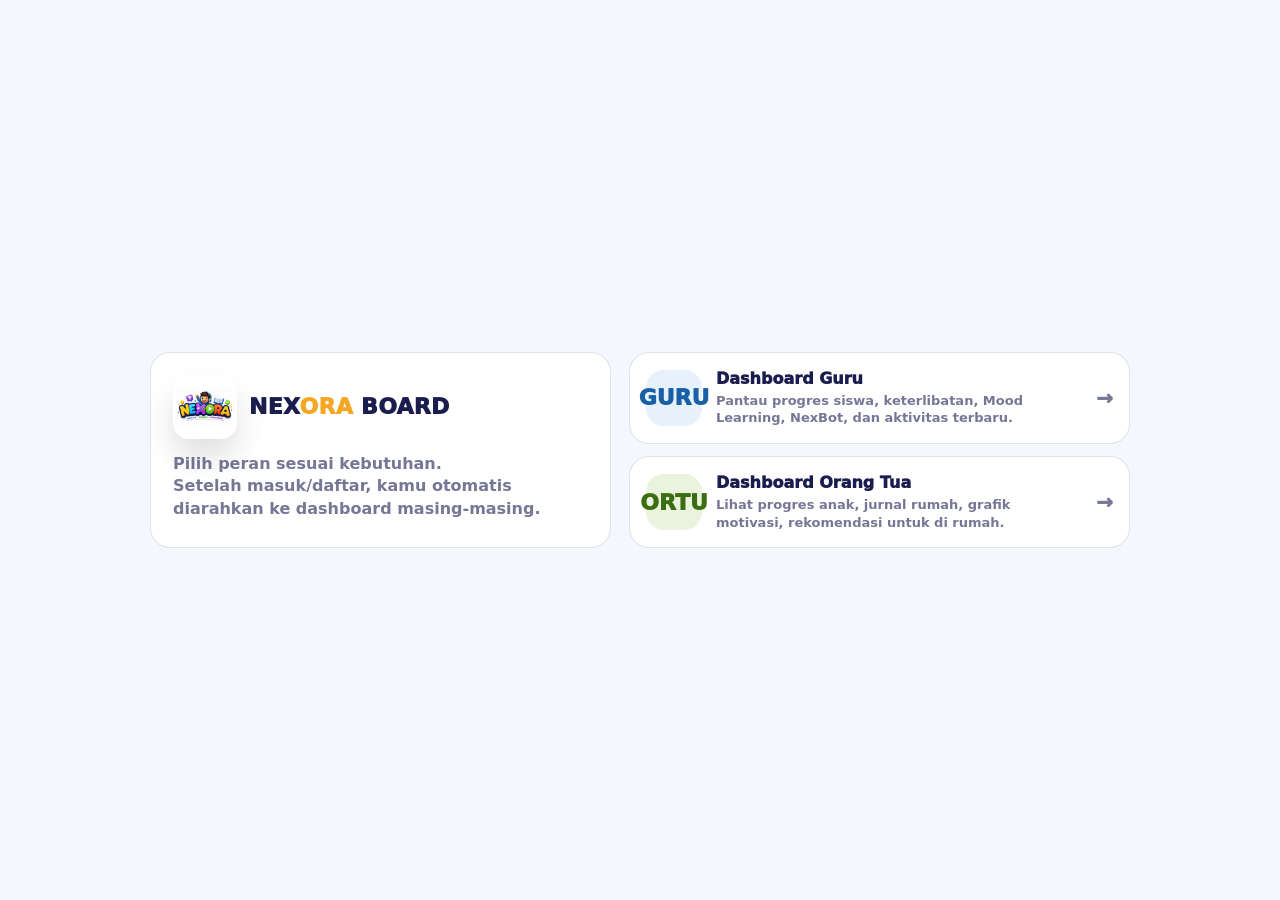
<file: index.html>
<!doctype html>
<html lang="id">
<head>
  <meta charset="UTF-8" />
  <meta name="viewport" content="width=device-width, initial-scale=1.0" />
  <title>NEXORA — Pilih Role</title>
  <style>
    :root{
      --bg:#F5F7FF;
      --card:#fff;
      --border:rgba(25,29,78,0.12);
      --text:#1a1d4e;
      --muted:rgba(26,29,78,0.60);
      --accent:#f5a623;
    }
    *{box-sizing:border-box;margin:0;padding:0}
    body{font-family:ui-sans-serif,system-ui,-apple-system,Segoe UI,Roboto,Helvetica,Arial;background:var(--bg);color:var(--text);}
    .wrap{min-height:100vh;display:flex;align-items:center;justify-content:center;padding:24px;}
    .shell{width:min(980px,100%);display:flex;gap:18px;flex-wrap:wrap;align-items:stretch;}
    .brand{flex:1 1 380px;background:var(--card);border:1px solid var(--border);border-radius:20px;padding:22px;display:flex;flex-direction:column;gap:14px;}
    .brand-top{display:flex;align-items:center;gap:12px;}
    .logo{width:64px;height:64px;border-radius:16px;object-fit:contain;background:#fff;box-shadow:0 18px 30px rgba(0,0,0,0.12);padding:2px}
    .title{font-size:22px;font-weight:1000;letter-spacing:.3px}
    .title span{color:var(--accent)}
    .sub{color:var(--muted);font-weight:800;line-height:1.4}

    .pick{flex:1 1 420px;display:flex;flex-direction:column;gap:12px;}
    .card{background:var(--card);border:1px solid var(--border);border-radius:20px;padding:16px;display:flex;gap:14px;align-items:center;cursor:pointer;transition:transform .14s ease, box-shadow .14s ease;}
    .card:hover{transform:translateY(-3px);box-shadow:0 14px 40px rgba(26,29,78,0.10)}
    .card .ic{width:56px;height:56px;border-radius:18px;display:flex;align-items:center;justify-content:center;font-size:22px;font-weight:1000;}
    .card.g .ic{background:#E6F1FB;color:#185FA5}
    .card.o .ic{background:#EAF3DE;color:#3B6D11}
    .card .meta{flex:1}
    .card .h{font-size:16px;font-weight:1000}
    .card .p{margin-top:4px;color:var(--muted);font-weight:800;font-size:13px;line-height:1.35}
    .arrow{font-size:20px;color:var(--muted);font-weight:1000}

    .hint{margin-top:2px;color:var(--muted);font-weight:800;font-size:12px}
  </style>
</head>
<body>
  <div class="wrap">
    <div class="shell">
      <div class="brand">
        <div class="brand-top">
          <img class="logo" src="img/NEXORA_LOGO.jpeg" alt="NEXORA" />
          <div>
            <div class="title">NEX<span>ORA</span> BOARD</div>
          </div>
        </div>
        <div class="sub">
          Pilih peran sesuai kebutuhan.
          <br />
          Setelah masuk/daftar, kamu otomatis diarahkan ke dashboard masing-masing.
        </div>
      </div>

      <div class="pick">
        <a class="card g" href="auth.html?role=guru" style="text-decoration:none;color:inherit" aria-label="Masuk sebagai Guru">
<div class="ic">GURU</div>
          <div class="meta">
            <div class="h">Dashboard Guru</div>
            <div class="p">Pantau progres siswa, keterlibatan, Mood Learning, NexBot, dan aktivitas terbaru.</div>
          </div>
          <div class="arrow">→</div>
        </a>

        <a class="card o" href="auth.html?role=ortu" style="text-decoration:none;color:inherit" aria-label="Masuk sebagai Orang Tua">
<div class="ic">ORTU</div>
          <div class="meta">
            <div class="h">Dashboard Orang Tua</div>
            <div class="p">Lihat progres anak, jurnal rumah, grafik motivasi, rekomendasi untuk di rumah.</div>
          </div>
          <div class="arrow">→</div>
        </a>

      </div>
    </div>
  </div>
</body>
</html>
</file>
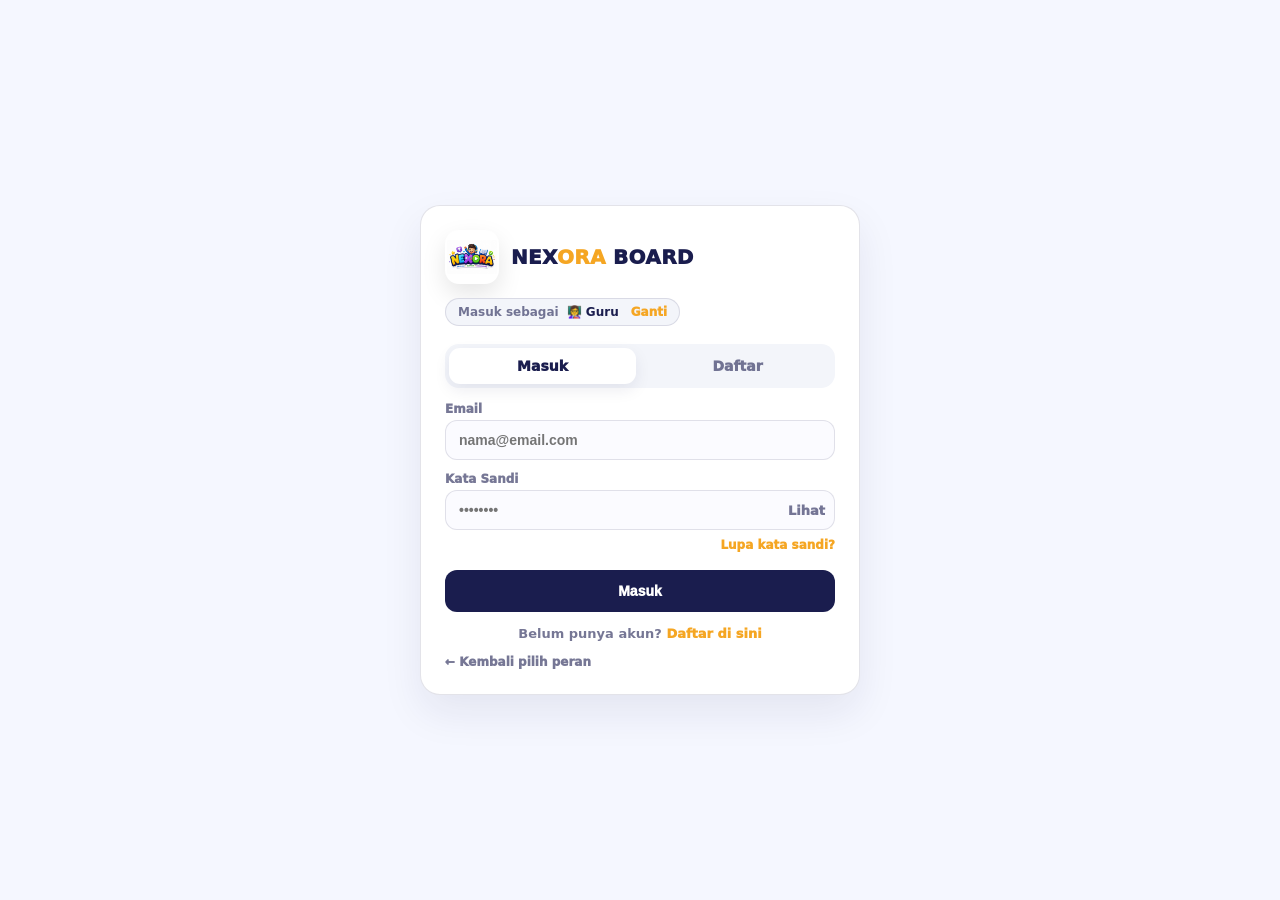
<file: auth.html>
<!doctype html>
<html lang="id">
<head>
<meta charset="UTF-8" />
<meta name="viewport" content="width=device-width, initial-scale=1.0" />
<title>NEXORA — Masuk / Daftar</title>
<style>
  :root{
    --bg:#F5F7FF;
    --card:#fff;
    --border:rgba(25,29,78,0.12);
    --text:#1a1d4e;
    --muted:rgba(26,29,78,0.60);
    --accent:#f5a623;
  }
  *{box-sizing:border-box;margin:0;padding:0}
  body{font-family:ui-sans-serif,system-ui,-apple-system,Segoe UI,Roboto,Helvetica,Arial;background:var(--bg);color:var(--text);}
  .wrap{min-height:100vh;display:flex;align-items:center;justify-content:center;padding:24px;}
  .shell{width:min(440px,100%);background:var(--card);border:1px solid var(--border);border-radius:20px;padding:24px;box-shadow:0 18px 40px rgba(26,29,78,0.08);}
  .brand{display:flex;align-items:center;gap:12px;margin-bottom:6px;}
  .logo{width:54px;height:54px;border-radius:14px;object-fit:contain;background:#fff;padding:2px;box-shadow:0 10px 24px rgba(0,0,0,0.10)}
  .title{font-size:20px;font-weight:1000;letter-spacing:.3px}
  .title span{color:var(--accent)}
  .role-tag{margin-top:8px;display:inline-flex;align-items:center;gap:8px;background:#F3F5FA;border:1px solid var(--border);border-radius:999px;padding:6px 12px;font-size:12px;font-weight:800;color:var(--muted)}
  .role-tag b{color:var(--text)}
  .role-tag a{color:var(--accent);text-decoration:none;font-weight:1000;margin-left:4px}

  .tabs{display:flex;gap:8px;margin:18px 0 14px;background:#F3F5FA;border-radius:14px;padding:4px;}
  .tab{flex:1;text-align:center;padding:10px;border-radius:11px;font-weight:1000;font-size:14px;cursor:pointer;color:var(--muted);transition:all .15s;}
  .tab.active{background:#fff;color:var(--text);box-shadow:0 6px 16px rgba(26,29,78,0.08)}

  form{display:none;flex-direction:column;gap:12px;}
  form.active{display:flex;}
  label{font-size:12px;font-weight:1000;color:var(--muted);margin-bottom:4px;display:block}
  .field{display:flex;flex-direction:column;}
  input,select{border:1px solid var(--border);border-radius:12px;padding:11px 13px;font-size:14px;font-weight:700;color:var(--text);background:#fbfbff;outline:none;transition:border-color .15s}
  input:focus,select:focus{border-color:var(--accent)}
  .pwd-wrap{position:relative}
  .pwd-wrap input{width:100%;padding-right:42px}
  .pwd-toggle{position:absolute;right:10px;top:50%;transform:translateY(-50%);cursor:pointer;font-size:13px;font-weight:1000;color:var(--muted);user-select:none}

  .row-between{display:flex;justify-content:flex-end;margin-top:-4px}
  .row-between a{font-size:12px;font-weight:1000;color:var(--accent);text-decoration:none}

  .btn{margin-top:6px;background:var(--text);color:#fff;border:none;border-radius:12px;padding:13px;font-size:14px;font-weight:1000;cursor:pointer;transition:transform .12s ease, opacity .12s;}
  .btn:hover{opacity:.92}
  .btn:active{transform:translateY(1px)}
  .btn.accent{background:var(--accent);color:var(--text)}

  .error{display:none;background:#FDECEC;border:1px solid #F5C2C2;color:#B42318;font-size:12.5px;font-weight:800;border-radius:10px;padding:9px 12px;}
  .error.show{display:block}
  .success{display:none;background:#EAF7EE;border:1px solid #BFE6CB;color:#1E7A3D;font-size:12.5px;font-weight:800;border-radius:10px;padding:9px 12px;}
  .success.show{display:block}

  .switch-line{margin-top:14px;text-align:center;font-size:13px;color:var(--muted);font-weight:800}
  .switch-line a{color:var(--accent);font-weight:1000;text-decoration:none;cursor:pointer}

  .back{display:inline-flex;align-items:center;gap:6px;font-size:12px;font-weight:1000;color:var(--muted);text-decoration:none;margin-top:14px}
</style>
</head>
<body>
  <div class="wrap">
    <div class="shell">
      <div class="brand">
        <img class="logo" src="img/NEXORA_LOGO.jpeg" alt="NEXORA" />
        <div>
          <div class="title">NEX<span>ORA</span> BOARD</div>
        </div>
      </div>
      <div class="role-tag" id="roleTag">
        Masuk sebagai <b id="roleLabel">-</b>
        <a href="index.html">Ganti</a>
      </div>

      <div class="tabs">
        <div class="tab active" id="tabLogin" onclick="switchTab('login')">Masuk</div>
        <div class="tab" id="tabSignup" onclick="switchTab('signup')">Daftar</div>
      </div>

      <!-- LOGIN FORM -->
      <form id="loginForm" class="active" onsubmit="handleLogin(event)">
        <div class="error" id="loginError"></div>
        <div class="field">
          <label>Email</label>
          <input type="email" id="loginEmail" placeholder="nama@email.com" required />
        </div>
        <div class="field">
          <label>Kata Sandi</label>
          <div class="pwd-wrap">
            <input type="password" id="loginPassword" placeholder="••••••••" required minlength="6" />
            <span class="pwd-toggle" onclick="togglePwd('loginPassword',this)">Lihat</span>
          </div>
        </div>
        <div class="row-between">
          <a href="forgot.html">Lupa kata sandi?</a>
        </div>
        <button type="submit" class="btn">Masuk</button>
      </form>

      <!-- SIGNUP FORM -->
      <form id="signupForm" onsubmit="handleSignup(event)">
        <div class="error" id="signupError"></div>
        <div class="field">
          <label>Nama Lengkap</label>
          <input type="text" id="signupName" placeholder="Nama lengkap" required />
        </div>
        <div class="field">
          <label>Email</label>
          <input type="email" id="signupEmail" placeholder="nama@email.com" required />
        </div>
        <div class="field">
          <label>Kata Sandi</label>
          <div class="pwd-wrap">
            <input type="password" id="signupPassword" placeholder="Minimal 6 karakter" required minlength="6" />
            <span class="pwd-toggle" onclick="togglePwd('signupPassword',this)">Lihat</span>
          </div>
        </div>
        <div class="field">
          <label>Ulangi Kata Sandi</label>
          <div class="pwd-wrap">
            <input type="password" id="signupPassword2" placeholder="Ulangi kata sandi" required minlength="6" />
            <span class="pwd-toggle" onclick="togglePwd('signupPassword2',this)">Lihat</span>
          </div>
        </div>
        <button type="submit" class="btn accent">Daftar &amp; Masuk</button>
      </form>

      <div class="switch-line" id="switchLine">
        Belum punya akun? <a onclick="switchTab('signup')">Daftar di sini</a>
      </div>

      <a class="back" href="index.html">← Kembali pilih peran</a>
    </div>
  </div>

  <script>
    // ---- Role handling ----
    const params = new URLSearchParams(window.location.search);
    let role = params.get('role') || localStorage.getItem('nexora_role') || 'guru';
    if(role !== 'guru' && role !== 'ortu') role = 'guru';
    localStorage.setItem('nexora_role', role);
    document.getElementById('roleLabel').textContent = role === 'guru' ? '👩‍🏫 Guru' : '👨‍👩‍👧‍👦 Orang Tua';


    const destinations = {
      guru: 'guru/guru.html',
      ortu: 'ortu/ortu.html'
    };

    function switchTab(which){
      const isLogin = which === 'login';
      document.getElementById('tabLogin').classList.toggle('active', isLogin);
      document.getElementById('tabSignup').classList.toggle('active', !isLogin);
      document.getElementById('loginForm').classList.toggle('active', isLogin);
      document.getElementById('signupForm').classList.toggle('active', !isLogin);
      document.getElementById('switchLine').innerHTML = isLogin
        ? 'Belum punya akun? <a onclick="switchTab(\'signup\')">Daftar di sini</a>'
        : 'Sudah punya akun? <a onclick="switchTab(\'login\')">Masuk di sini</a>';
      document.getElementById('loginError').classList.remove('show');
      document.getElementById('signupError').classList.remove('show');
    }

    function togglePwd(id, el){
      const input = document.getElementById(id);
      const show = input.type === 'password';
      input.type = show ? 'text' : 'password';
      el.textContent = show ? 'Sembunyi' : 'Lihat';
    }

    function safeEmojiLabel(role){
      // hindari kesan AI: label sederhana & manusia
      return role === 'ortu' ? '👨‍👩‍👧‍👦 Orang Tua' : '👩‍🏫 Guru';
    }


    function getUsers(){
      try{ return JSON.parse(localStorage.getItem('nexora_users') || '{}'); }
      catch(e){ return {}; }
    }
    function saveUsers(users){
      localStorage.setItem('nexora_users', JSON.stringify(users));
    }

    function handleLogin(e){
      e.preventDefault();
      const email = document.getElementById('loginEmail').value.trim().toLowerCase();
      const password = document.getElementById('loginPassword').value;
      const errBox = document.getElementById('loginError');
      const users = getUsers();
      const user = users[email];

      if(!user || user.password !== password){
        errBox.textContent = 'Email atau kata sandi salah.';
        errBox.classList.add('show');
        return;
      }

      // Final role: pakai role yang dipilih user dari UI (landing tombol)
      // agar klik “Ortu” tidak tetap diarahkan ke Guru karena role tersimpan sebelumnya.
      const finalRole = role;

      // Overwrite role pilihan dari UI (query param ?role=ortu / ?role=guru)
      // agar tombol pada landing tetap menentukan halaman setelah login.
      localStorage.setItem('nexora_role', role);
      localStorage.setItem('nexora_session', JSON.stringify({ email, name: user.name, role }));
      window.location.href = destinations[role] || destinations.guru;
    }


    function handleSignup(e){
      e.preventDefault();
      const name = document.getElementById('signupName').value.trim();
      const email = document.getElementById('signupEmail').value.trim().toLowerCase();
      const password = document.getElementById('signupPassword').value;
      const password2 = document.getElementById('signupPassword2').value;
      const errBox = document.getElementById('signupError');

      if(password !== password2){
        errBox.textContent = 'Kata sandi tidak sama.';
        errBox.classList.add('show');
        return;
      }
      if(password.length < 6){
        errBox.textContent = 'Kata sandi minimal 6 karakter.';
        errBox.classList.add('show');
        return;
      }

      const users = getUsers();
      if(users[email]){
        errBox.textContent = 'Email sudah terdaftar. Silakan masuk.';
        errBox.classList.add('show');
        return;
      }

      users[email] = { name, password, role };
      saveUsers(users);
      localStorage.setItem('nexora_session', JSON.stringify({ email, name, role }));
      window.location.href = destinations[role] || destinations.guru;
    }
  </script>
</body>
</html>
</file>
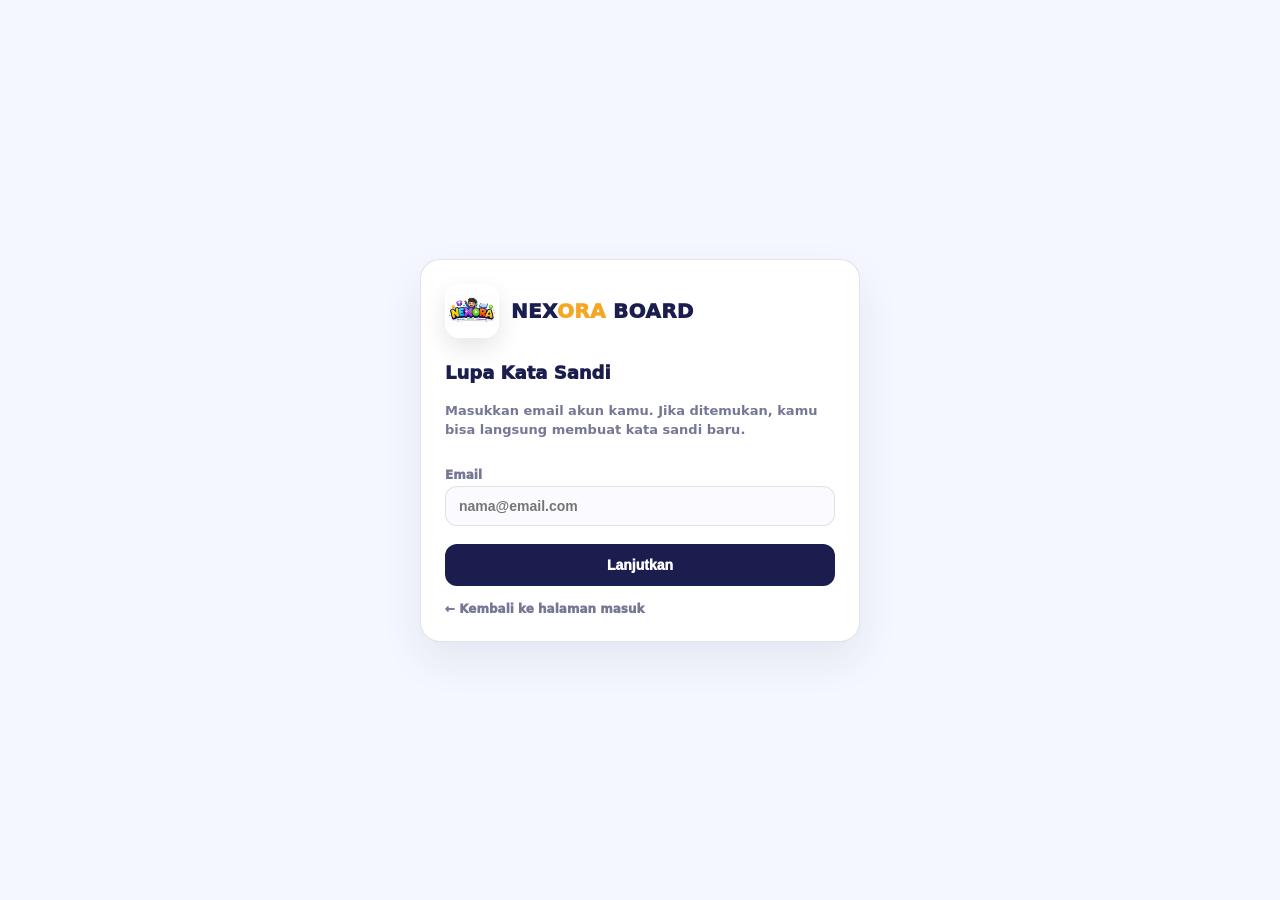
<file: forgot.html>
<!doctype html>
<html lang="id">
<head>
<meta charset="UTF-8" />
<meta name="viewport" content="width=device-width, initial-scale=1.0" />
<title>NEXORA — Lupa Kata Sandi</title>
<style>
  :root{
    --bg:#F5F7FF;
    --card:#fff;
    --border:rgba(25,29,78,0.12);
    --text:#1a1d4e;
    --muted:rgba(26,29,78,0.60);
    --accent:#f5a623;
  }
  *{box-sizing:border-box;margin:0;padding:0}
  body{font-family:ui-sans-serif,system-ui,-apple-system,Segoe UI,Roboto,Helvetica,Arial;background:var(--bg);color:var(--text);}
  .wrap{min-height:100vh;display:flex;align-items:center;justify-content:center;padding:24px;}
  .shell{width:min(440px,100%);background:var(--card);border:1px solid var(--border);border-radius:20px;padding:24px;box-shadow:0 18px 40px rgba(26,29,78,0.08);}
  .brand{display:flex;align-items:center;gap:12px;margin-bottom:6px;}
  .logo{width:54px;height:54px;border-radius:14px;object-fit:contain;background:#fff;padding:2px;box-shadow:0 10px 24px rgba(0,0,0,0.10)}
  .title{font-size:20px;font-weight:1000;letter-spacing:.3px}
  .title span{color:var(--accent)}
  h1{font-size:18px;font-weight:1000;margin:18px 0 6px}
  p.sub{color:var(--muted);font-weight:800;font-size:13px;line-height:1.5;margin-bottom:16px}

  .step{display:none;flex-direction:column;gap:12px;}
  .step.active{display:flex;}
  label{font-size:12px;font-weight:1000;color:var(--muted);margin-bottom:4px;display:block}
  .field{display:flex;flex-direction:column;}
  input{border:1px solid var(--border);border-radius:12px;padding:11px 13px;font-size:14px;font-weight:700;color:var(--text);background:#fbfbff;outline:none;transition:border-color .15s}
  input:focus{border-color:var(--accent)}
  .pwd-wrap{position:relative}
  .pwd-wrap input{width:100%;padding-right:42px}
  .pwd-toggle{position:absolute;right:10px;top:50%;transform:translateY(-50%);cursor:pointer;font-size:13px;font-weight:1000;color:var(--muted);user-select:none}

  .btn{margin-top:6px;background:var(--text);color:#fff;border:none;border-radius:12px;padding:13px;font-size:14px;font-weight:1000;cursor:pointer;transition:opacity .12s;}
  .btn:hover{opacity:.92}
  .btn.accent{background:var(--accent);color:var(--text)}

  .error{display:none;background:#FDECEC;border:1px solid #F5C2C2;color:#B42318;font-size:12.5px;font-weight:800;border-radius:10px;padding:9px 12px;}
  .error.show{display:block}
  .success{display:none;background:#EAF7EE;border:1px solid #BFE6CB;color:#1E7A3D;font-size:12.5px;font-weight:800;border-radius:10px;padding:9px 12px;}
  .success.show{display:block}

  .back{display:inline-flex;align-items:center;gap:6px;font-size:12px;font-weight:1000;color:var(--muted);text-decoration:none;margin-top:16px}
</style>
</head>
<body>
  <div class="wrap">
    <div class="shell">
      <div class="brand">
        <img class="logo" src="img/NEXORA_LOGO.jpeg" alt="NEXORA" />
        <div>
          <div class="title">NEX<span>ORA</span> BOARD</div>
        </div>
      </div>

      <!-- STEP 1: enter email -->
      <div class="step active" id="step1">
        <h1>Lupa Kata Sandi</h1>
        <p class="sub">Masukkan email akun kamu. Jika ditemukan, kamu bisa langsung membuat kata sandi baru.</p>
        <div class="error" id="err1"></div>
        <div class="field">
          <label>Email</label>
          <input type="email" id="email" placeholder="nama@email.com" required />
        </div>
        <button class="btn" onclick="checkEmail()">Lanjutkan</button>
      </div>

      <!-- STEP 2: new password -->
      <div class="step" id="step2">
        <h1>Buat Kata Sandi Baru</h1>
        <p class="sub">Akun ditemukan atas nama <b id="foundName"></b>. Buat kata sandi baru di bawah ini.</p>
        <div class="error" id="err2"></div>
        <div class="field">
          <label>Kata Sandi Baru</label>
          <div class="pwd-wrap">
            <input type="password" id="newPassword" placeholder="Minimal 6 karakter" required minlength="6" />
            <span class="pwd-toggle" onclick="togglePwd('newPassword',this)">Lihat</span>
          </div>
        </div>
        <div class="field">
          <label>Ulangi Kata Sandi Baru</label>
          <div class="pwd-wrap">
            <input type="password" id="newPassword2" placeholder="Ulangi kata sandi baru" required minlength="6" />
            <span class="pwd-toggle" onclick="togglePwd('newPassword2',this)">Lihat</span>
          </div>
        </div>
        <button class="btn accent" onclick="resetPassword()">Simpan Kata Sandi Baru</button>
      </div>

      <!-- STEP 3: success -->
      <div class="step" id="step3">
        <h1>Berhasil!</h1>
        <div class="success show">Kata sandi kamu sudah diperbarui. Sekarang kamu bisa masuk dengan kata sandi baru.</div>
        <button class="btn" onclick="goToLogin()">Kembali ke Halaman Masuk</button>
      </div>

      <a class="back" href="auth.html">← Kembali ke halaman masuk</a>
    </div>
  </div>

  <script>
    let foundEmail = null;

    function getUsers(){
      try{ return JSON.parse(localStorage.getItem('nexora_users') || '{}'); }
      catch(e){ return {}; }
    }
    function saveUsers(users){
      localStorage.setItem('nexora_users', JSON.stringify(users));
    }
    function togglePwd(id, el){
      const input = document.getElementById(id);
      const show = input.type === 'password';
      input.type = show ? 'text' : 'password';
      el.textContent = show ? 'Sembunyi' : 'Lihat';
    }
    function showStep(n){
      document.getElementById('step1').classList.toggle('active', n===1);
      document.getElementById('step2').classList.toggle('active', n===2);
      document.getElementById('step3').classList.toggle('active', n===3);
    }

    function checkEmail(){
      const email = document.getElementById('email').value.trim().toLowerCase();
      const errBox = document.getElementById('err1');
      const users = getUsers();
      const user = users[email];

      if(!email){
        errBox.textContent = 'Masukkan email terlebih dahulu.';
        errBox.classList.add('show');
        return;
      }
      if(!user){
        errBox.textContent = 'Email tidak ditemukan. Periksa kembali atau daftar akun baru.';
        errBox.classList.add('show');
        return;
      }
      errBox.classList.remove('show');
      foundEmail = email;
      document.getElementById('foundName').textContent = user.name || email;
      showStep(2);
    }

    function resetPassword(){
      const p1 = document.getElementById('newPassword').value;
      const p2 = document.getElementById('newPassword2').value;
      const errBox = document.getElementById('err2');

      if(p1 !== p2){
        errBox.textContent = 'Kata sandi tidak sama.';
        errBox.classList.add('show');
        return;
      }
      if(p1.length < 6){
        errBox.textContent = 'Kata sandi minimal 6 karakter.';
        errBox.classList.add('show');
        return;
      }

      const users = getUsers();
      if(!users[foundEmail]){
        errBox.textContent = 'Terjadi kesalahan. Ulangi proses dari awal.';
        errBox.classList.add('show');
        showStep(1);
        return;
      }
      users[foundEmail].password = p1;
      saveUsers(users);
      errBox.classList.remove('show');
      showStep(3);
    }

    function goToLogin(){
      window.location.href = 'auth.html';
    }
  </script>
</body>
</html>
</file>
